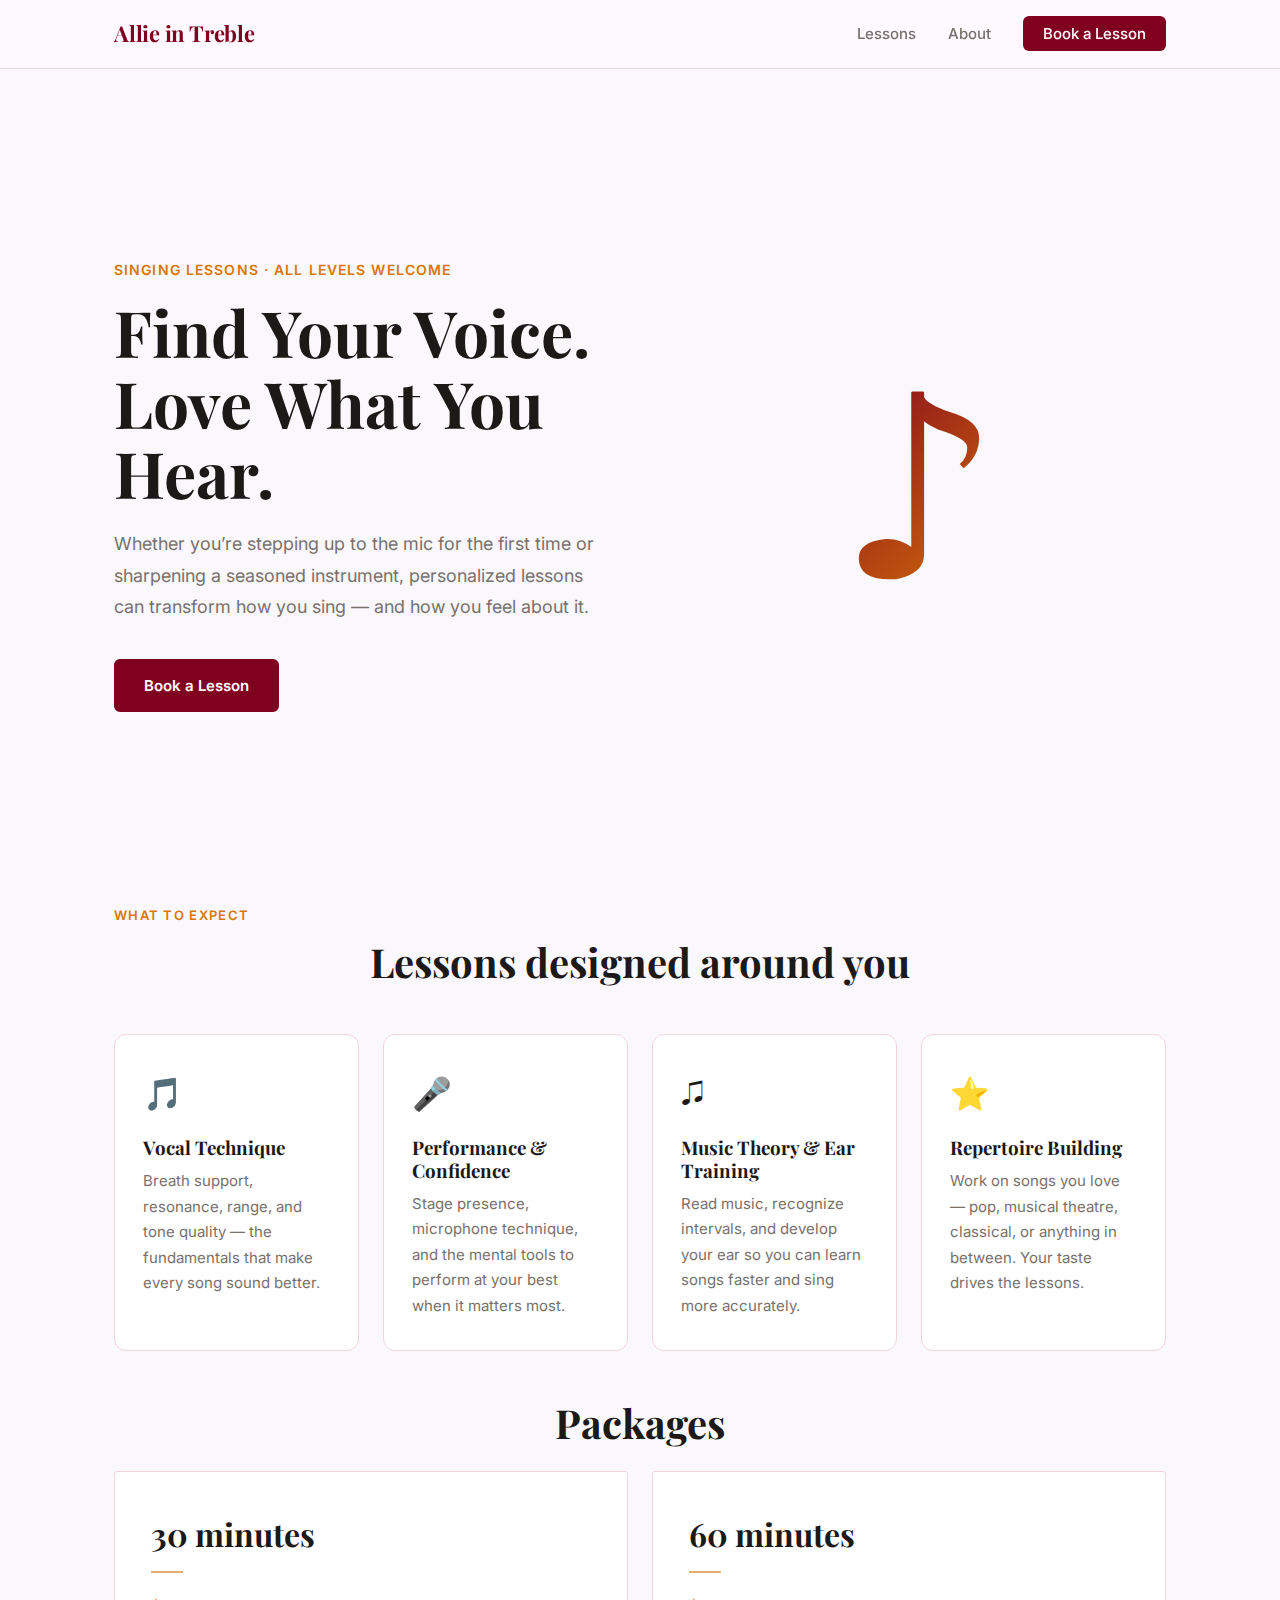
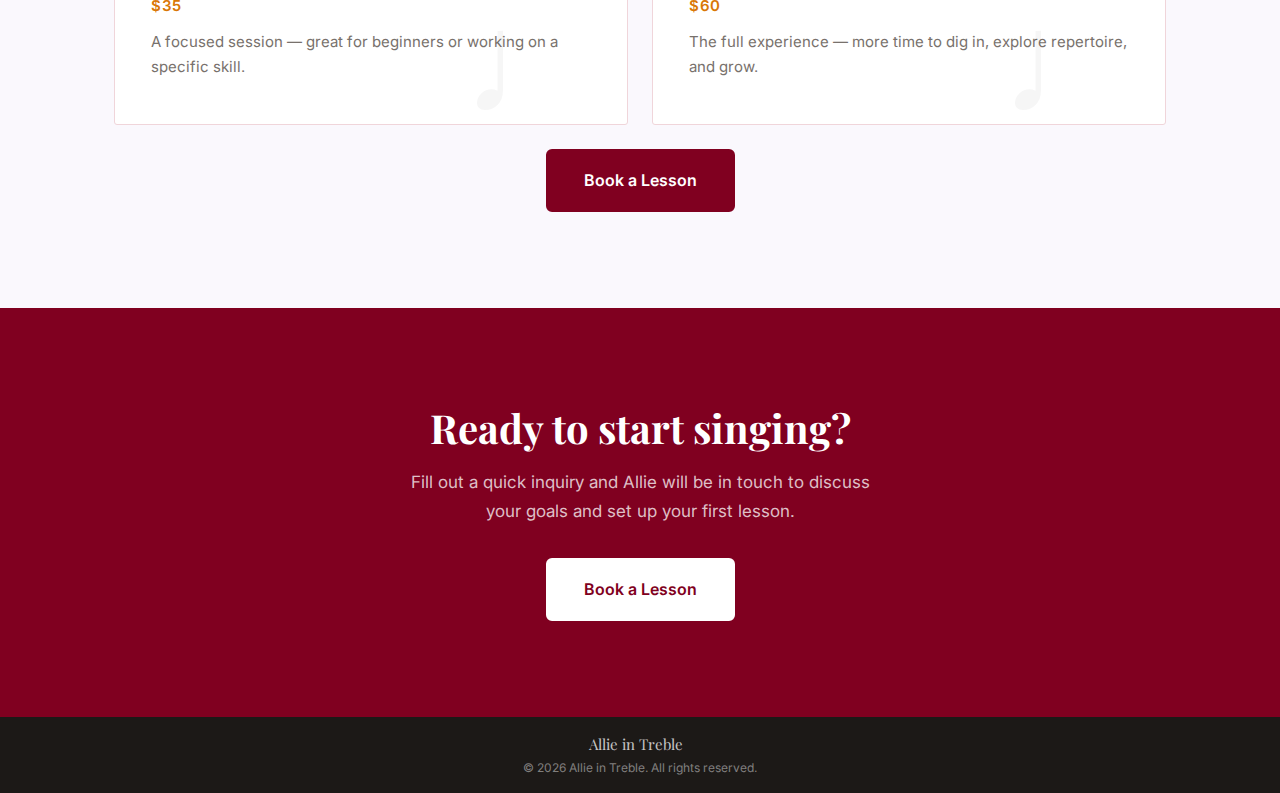
<file: src/index.html>
<!DOCTYPE html>
<html lang="en">
<head>
  <meta charset="UTF-8">
  <meta name="viewport" content="width=device-width, initial-scale=1.0">
  <title>Allie in Treble | Singing Lessons</title>
  <meta name="description" content="Professional singing lessons with Allie. Whether you're a beginner or looking to refine your voice, let's make music together.">
  <link rel="preconnect" href="https://fonts.googleapis.com">
  <link rel="preconnect" href="https://fonts.gstatic.com" crossorigin>
  <link href="https://fonts.googleapis.com/css2?family=Playfair+Display:ital,wght@0,400;0,700;1,400&family=Inter:wght@300;400;500;600&display=swap" rel="stylesheet">
  <link rel="stylesheet" href="css/styles.css">
</head>
<body>

  <!-- Navigation -->
  <nav class="nav">
    <div class="nav-container">
      <a href="/" class="nav-logo">Allie in Treble</a>
      <ul class="nav-links">
        <li><a href="#lessons">Lessons</a></li>
        <li><a href="/about">About</a></li>
<li><a href="/inquiry" class="nav-cta">Book a Lesson</a></li>
      </ul>
      <button class="nav-toggle" aria-label="Toggle menu">
        <span></span><span></span><span></span>
      </button>
    </div>
  </nav>

  <!-- Hero -->
  <section class="hero">
    <div class="hero-content">
      <p class="hero-eyebrow">Singing Lessons &middot; All Levels Welcome</p>
      <h1 class="hero-title">Find Your Voice.<br>Love What You Hear.</h1>
      <p class="hero-subtitle">Whether you&rsquo;re stepping up to the mic for the first time or sharpening a seasoned instrument, personalized lessons can transform how you sing &mdash; and how you feel about it.</p>
      <a href="inquiry" class="btn btn-primary">Book a Lesson</a>
    </div>
    <div class="hero-visual" aria-hidden="true">
      <div class="hero-note">&#9834;</div>
    </div>
  </section>

  <!-- Lessons -->
  <section class="lessons" id="lessons">
    <div class="container">
      <p class="section-label">What to Expect</p>
      <h2 class="section-title">Lessons designed around you</h2>
      <div class="lessons-grid">
        <div class="lesson-card">
          <div class="lesson-icon">&#127925;</div>
          <h3>Vocal Technique</h3>
          <p>Breath support, resonance, range, and tone quality &mdash; the fundamentals that make every song sound better.</p>
        </div>
        <div class="lesson-card">
          <div class="lesson-icon">&#127908;</div>
          <h3>Performance &amp; Confidence</h3>
          <p>Stage presence, microphone technique, and the mental tools to perform at your best when it matters most.</p>
        </div>
        <div class="lesson-card">
          <div class="lesson-icon">&#127900;</div>
          <h3>Music Theory &amp; Ear Training</h3>
          <p>Read music, recognize intervals, and develop your ear so you can learn songs faster and sing more accurately.</p>
        </div>
        <div class="lesson-card">
          <div class="lesson-icon">&#11088;</div>
          <h3>Repertoire Building</h3>
          <p>Work on songs you love &mdash; pop, musical theatre, classical, or anything in between. Your taste drives the lessons.</p>
        </div>
      </div>
      <h3 class="pricing-heading section-title">Packages</h3>
      <div class="pricing-grid">
        <div class="pricing-card">
          <p class="pricing-duration">30 minutes</p>
          <span class="pricing-sep" aria-hidden="true"></span>
          <p class="pricing-price">$35</p>
          <p class="pricing-desc">A focused session &mdash; great for beginners or working on a specific skill.</p>
        </div>
        <div class="pricing-card">
          <p class="pricing-duration">60 minutes</p>
          <span class="pricing-sep" aria-hidden="true"></span>
          <p class="pricing-price">$60</p>
          <p class="pricing-desc">The full experience &mdash; more time to dig in, explore repertoire, and grow.</p>
        </div>
      </div>
      <div class="pricing-cta">
        <a href="inquiry" class="btn btn-primary btn-large">Book a Lesson</a>
      </div>
    </div>
  </section>

  <!-- CTA Banner -->
  <section class="cta-section">
    <div class="container">
      <h2>Ready to start singing?</h2>
      <p>Fill out a quick inquiry and Allie will be in touch to discuss your goals and set up your first lesson.</p>
      <a href="inquiry" class="btn btn-primary btn-large">Book a Lesson</a>
    </div>
  </section>

  <!-- Footer -->
  <footer class="footer">
    <div class="container">
      <p class="footer-logo">Allie in Treble</p>
      <p class="footer-tagline">Singing Lessons &middot; allieintreble.com</p>
      <p class="footer-copy">&copy; 2026 Allie in Treble. All rights reserved.</p>
    </div>
  </footer>

  <script src="js/main.js"></script>
</body>
</html>
</file>
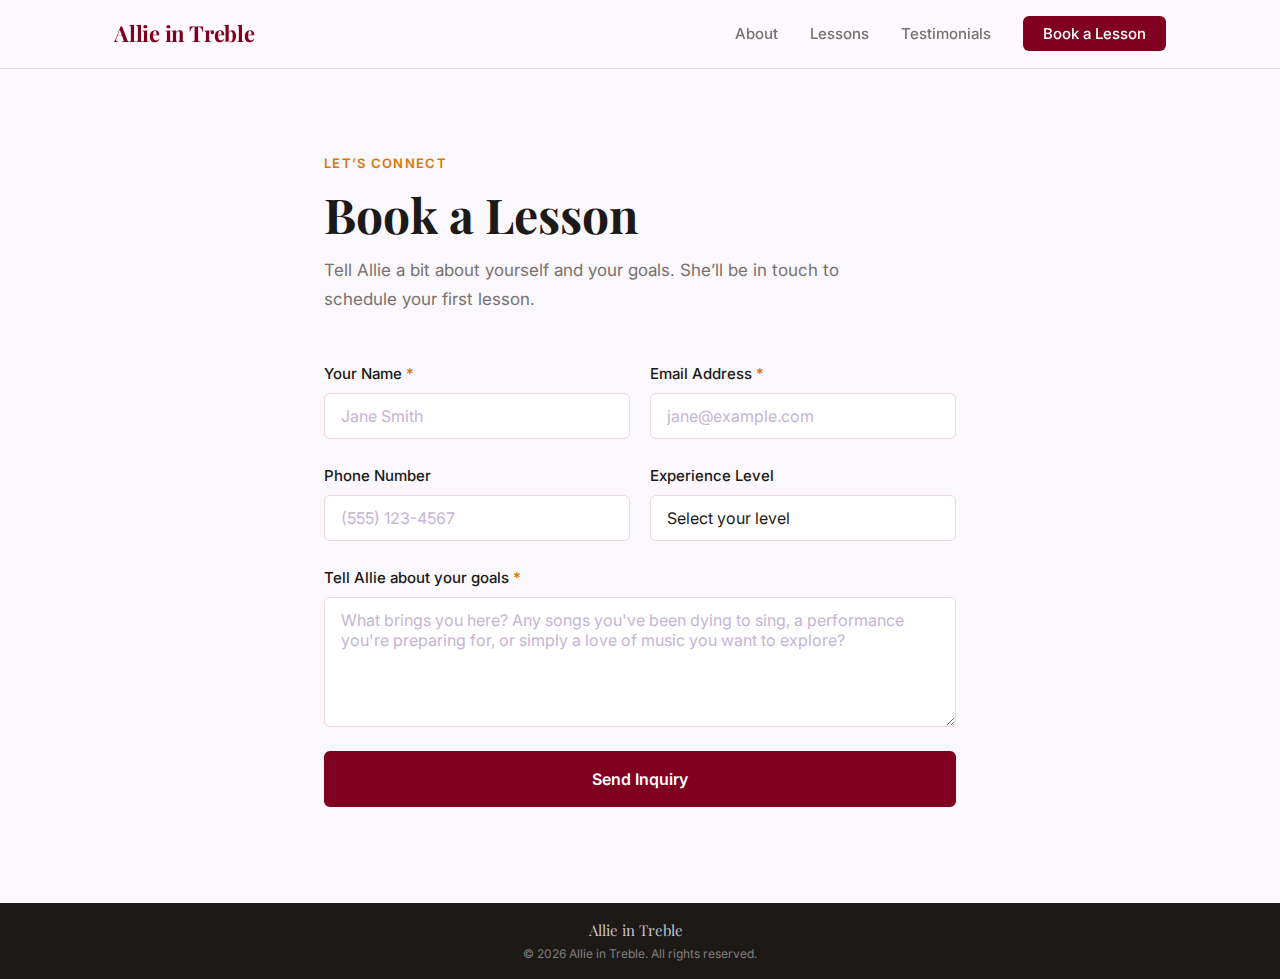
<file: src/inquiry.html>
<!DOCTYPE html>
<html lang="en">
<head>
  <meta charset="UTF-8">
  <meta name="viewport" content="width=device-width, initial-scale=1.0">
  <title>Book a Lesson | Allie in Treble</title>
  <meta name="description" content="Reach out to Allie to book your first singing lesson. Fill out the short inquiry form and she'll be in touch.">
  <link rel="preconnect" href="https://fonts.googleapis.com">
  <link rel="preconnect" href="https://fonts.gstatic.com" crossorigin>
  <link href="https://fonts.googleapis.com/css2?family=Playfair+Display:ital,wght@0,400;0,700;1,400&family=Inter:wght@300;400;500;600&display=swap" rel="stylesheet">
  <link rel="stylesheet" href="css/styles.css">
</head>
<body>

  <!-- Navigation -->
  <nav class="nav">
    <div class="nav-container">
      <a href="/" class="nav-logo">Allie in Treble</a>
      <ul class="nav-links">
        <li><a href="/#about">About</a></li>
        <li><a href="/#lessons">Lessons</a></li>
        <li><a href="/#testimonials">Testimonials</a></li>
        <li><a href="inquiry.html" class="nav-cta">Book a Lesson</a></li>
      </ul>
      <button class="nav-toggle" aria-label="Toggle menu">
        <span></span><span></span><span></span>
      </button>
    </div>
  </nav>

  <!-- Inquiry Form -->
  <section class="inquiry-section">
    <div class="container container-narrow">
      <p class="section-label">Let&rsquo;s Connect</p>
      <h1 class="inquiry-title">Book a Lesson</h1>
      <p class="inquiry-subtitle">Tell Allie a bit about yourself and your goals. She&rsquo;ll be in touch to schedule your first lesson.</p>

      <form class="inquiry-form" id="inquiryForm" novalidate>
        <div class="form-row">
          <div class="form-group">
            <label for="name">Your Name <span class="required">*</span></label>
            <input type="text" id="name" name="name" required autocomplete="name" placeholder="Jane Smith">
          </div>
          <div class="form-group">
            <label for="email">Email Address <span class="required">*</span></label>
            <input type="email" id="email" name="email" required autocomplete="email" placeholder="jane@example.com">
          </div>
        </div>

        <div class="form-row">
          <div class="form-group">
            <label for="phone">Phone Number</label>
            <input type="tel" id="phone" name="phone" autocomplete="tel" placeholder="(555) 123-4567">
          </div>
          <div class="form-group">
            <label for="level">Experience Level</label>
            <select id="level" name="level">
              <option value="">Select your level</option>
              <option value="beginner">Beginner &mdash; just starting out</option>
              <option value="intermediate">Intermediate &mdash; some experience</option>
              <option value="advanced">Advanced &mdash; looking to refine</option>
              <option value="unsure">Not sure yet</option>
            </select>
          </div>
        </div>

        <div class="form-group">
          <label for="message">Tell Allie about your goals <span class="required">*</span></label>
          <textarea id="message" name="message" required rows="5" placeholder="What brings you here? Any songs you've been dying to sing, a performance you're preparing for, or simply a love of music you want to explore?"></textarea>
        </div>

        <button type="submit" class="btn btn-primary btn-large btn-full" id="submitBtn">
          Send Inquiry
        </button>
      </form>

      <!-- Success state -->
      <div class="form-success" id="formSuccess" hidden>
        <div class="success-icon">&#10003;</div>
        <h2>Message Received!</h2>
        <p>Thanks for reaching out. Allie will be in touch shortly to set up your first lesson.</p>
        <a href="/" class="btn btn-secondary">Back to Home</a>
      </div>

      <!-- Error state -->
      <div class="form-error" id="formError" hidden>
        <p>Something went wrong &mdash; please try again or email Allie directly at <a href="mailto:allisontaylor@gmail.com">allisontaylor@gmail.com</a>.</p>
      </div>
    </div>
  </section>

  <footer class="footer">
    <div class="container">
      <p class="footer-logo">Allie in Treble</p>
      <p class="footer-copy">&copy; 2026 Allie in Treble. All rights reserved.</p>
    </div>
  </footer>

  <script src="js/main.js"></script>
</body>
</html>
</file>
<file: src/css/styles.css>
/* ============================================================
   Allie in Treble — Main Stylesheet
   ============================================================ */

/* ---------- Custom Properties ---------- */
:root {
  --color-primary:      #800020;
  --color-primary-dark: #5c0016;
  --color-primary-light:#fde8ec;
  --color-accent:       #d97706;
  --color-accent-light: #fef3c7;
  --color-bg:           #faf8fd;
  --color-surface:      #ffffff;
  --color-text:         #1c1917;
  --color-text-muted:   #78716c;
  --color-border:       #f0d5da;

  --font-heading: 'Playfair Display', Georgia, serif;
  --font-body:    'Inter', system-ui, sans-serif;

  --radius-sm:  6px;
  --radius-md:  12px;
  --radius-lg:  20px;

  --shadow-sm:  0 1px 3px rgba(0,0,0,.08), 0 1px 2px rgba(0,0,0,.05);
  --shadow-md:  0 4px 12px rgba(0,0,0,.10), 0 2px 4px rgba(0,0,0,.06);
  --shadow-lg:  0 20px 40px rgba(128,0,32,.12);

  --transition: 200ms ease;
  --max-width:  1100px;
}

/* ---------- Reset ---------- */
*, *::before, *::after { box-sizing: border-box; margin: 0; padding: 0; }

html { scroll-behavior: smooth; }

body {
  font-family: var(--font-body);
  font-size: 1rem;
  line-height: 1.7;
  color: var(--color-text);
  background: var(--color-bg);
}

img { display: block; max-width: 100%; }

a { color: inherit; text-decoration: none; }

ul { list-style: none; }

/* ---------- Typography ---------- */
h1, h2, h3 {
  font-family: var(--font-heading);
  line-height: 1.2;
}

/* ---------- Containers ---------- */
.container {
  width: 100%;
  max-width: var(--max-width);
  margin: 0 auto;
  padding: 0 1.5rem;
}

.container-narrow {
  max-width: 680px;
}

/* ---------- Buttons ---------- */
.btn {
  display: inline-block;
  font-family: var(--font-body);
  font-size: .9375rem;
  font-weight: 600;
  padding: .75rem 1.75rem;
  border-radius: var(--radius-sm);
  border: 2px solid transparent;
  cursor: pointer;
  transition: background var(--transition), color var(--transition),
              border-color var(--transition), transform var(--transition),
              box-shadow var(--transition);
  text-align: center;
}

.btn:hover { transform: translateY(-1px); }
.btn:active { transform: translateY(0); }

.btn-primary {
  background: var(--color-primary);
  color: #fff;
  border-color: var(--color-primary);
}
.btn-primary:hover {
  background: var(--color-primary-dark);
  border-color: var(--color-primary-dark);
  box-shadow: 0 6px 20px rgba(128,0,32,.35);
}

.btn-secondary {
  background: transparent;
  color: var(--color-primary);
  border-color: var(--color-primary);
}
.btn-secondary:hover {
  background: var(--color-primary-light);
}

.btn-large { padding: 1rem 2.25rem; font-size: 1rem; }

.btn-full { width: 100%; }

/* ---------- Section labels ---------- */
.section-label {
  display: inline-block;
  font-size: .8125rem;
  font-weight: 600;
  letter-spacing: .1em;
  text-transform: uppercase;
  color: var(--color-accent);
  margin-bottom: .75rem;
}

.section-title {
  font-size: clamp(1.75rem, 4vw, 2.5rem);
  color: var(--color-text);
  margin-bottom: 1.25rem;
}

/* ============================================================
   Navigation
   ============================================================ */
.nav {
  position: sticky;
  top: 0;
  z-index: 100;
  background: rgba(253,248,255,.92);
  backdrop-filter: blur(10px);
  border-bottom: 1px solid var(--color-border);
}

.nav-container {
  display: flex;
  align-items: center;
  justify-content: space-between;
  max-width: var(--max-width);
  margin: 0 auto;
  padding: 0 1.5rem;
  height: 68px;
}

.nav-logo {
  font-family: var(--font-heading);
  font-size: 1.375rem;
  font-weight: 700;
  color: var(--color-primary);
  letter-spacing: -.01em;
}

.nav-links {
  display: flex;
  align-items: center;
  gap: 2rem;
}

.nav-links a {
  font-size: .9375rem;
  font-weight: 500;
  color: var(--color-text-muted);
  transition: color var(--transition);
}

.nav-links a:hover { color: var(--color-primary); }

.nav-cta {
  background: var(--color-primary) !important;
  color: #fff !important;
  padding: .5rem 1.25rem;
  border-radius: var(--radius-sm);
  transition: background var(--transition) !important;
}

.nav-cta:hover {
  background: var(--color-primary-dark) !important;
  color: #fff !important;
}

/* Hamburger */
.nav-toggle {
  display: none;
  flex-direction: column;
  gap: 5px;
  background: none;
  border: none;
  cursor: pointer;
  padding: .5rem;
}

.nav-toggle span {
  display: block;
  width: 22px;
  height: 2px;
  background: var(--color-text);
  border-radius: 2px;
  transition: transform var(--transition), opacity var(--transition);
}

.nav-toggle--open span:nth-child(1) { transform: translateY(7px) rotate(45deg); }
.nav-toggle--open span:nth-child(2) { opacity: 0; }
.nav-toggle--open span:nth-child(3) { transform: translateY(-7px) rotate(-45deg); }

/* ============================================================
   Hero
   ============================================================ */
.hero {
  display: grid;
  grid-template-columns: 1fr 1fr;
  align-items: center;
  min-height: calc(100vh - 68px);
  max-width: var(--max-width);
  margin: 0 auto;
  padding: 4rem 1.5rem;
  gap: 4rem;
}

.hero-eyebrow {
  font-size: .875rem;
  font-weight: 600;
  letter-spacing: .08em;
  text-transform: uppercase;
  color: var(--color-accent);
  margin-bottom: 1rem;
}

.hero-title {
  font-size: clamp(2.5rem, 6vw, 4rem);
  color: var(--color-text);
  margin-bottom: 1.25rem;
  line-height: 1.1;
}

.hero-subtitle {
  font-size: 1.125rem;
  color: var(--color-text-muted);
  max-width: 480px;
  margin-bottom: 2.25rem;
  line-height: 1.75;
}

/* Decorative note */
.hero-visual {
  display: flex;
  align-items: center;
  justify-content: center;
}

.hero-note {
  font-size: clamp(10rem, 20vw, 16rem);
  line-height: 1;
  background: linear-gradient(135deg, var(--color-primary), var(--color-accent));
  -webkit-background-clip: text;
  -webkit-text-fill-color: transparent;
  background-clip: text;
  user-select: none;
  animation: float 4s ease-in-out infinite;
}

@keyframes float {
  0%, 100% { transform: translateY(0); }
  50%       { transform: translateY(-18px); }
}

/* ============================================================
   About
   ============================================================ */
.about {
  background: var(--color-bg);
  padding: 6rem 0;
}

.about > .container {
  max-width: 1300px;
}

.about-grid {
  display: grid;
  grid-template-columns: 2fr 3fr;
  gap: 5rem;
  align-items: start;
}

.about-image img {
  width: 100%;
  aspect-ratio: 4/5;
  object-fit: cover;
  border-radius: var(--radius-lg);
  box-shadow: var(--shadow-lg);
}

.about-text p {
  color: var(--color-text-muted);
  margin-bottom: 1rem;
}

.about-actions {
  display: flex;
  align-items: center;
  gap: 1.25rem;
  flex-wrap: wrap;
  margin-top: .75rem;
}

.instagram-link {
  display: inline-flex;
  align-items: center;
  gap: .45rem;
  font-size: .9375rem;
  font-weight: 500;
  color: var(--color-text-muted);
  transition: color var(--transition);
}

.instagram-link:hover { color: #c13584; }

/* ============================================================
   Lessons
   ============================================================ */
.lessons {
  padding: 0 0 6rem;
  background: var(--color-bg);
}

.lessons .section-label,
.lessons .section-title {
  text-align: center;
}

.pricing-grid {
  display: grid;
  grid-template-columns: 1fr 1fr;
  gap: 1.5rem;
  margin: 1.5rem 0;
}

.pricing-heading {
  margin-top: 3rem;
  text-align: center;
}

.pricing-cta {
  text-align: center;
  margin-top: 1.5rem;
}

.pricing-card {
  background: var(--color-surface);
  border: 1px solid var(--color-border);
  border-radius: 3px;
  padding: 2.75rem 2.25rem;
  text-align: left;
  display: flex;
  flex-direction: column;
  gap: 0;
  position: relative;
  overflow: hidden;
}

.pricing-card::after {
  content: '♩';
  position: absolute;
  bottom: -.75rem;
  right: 1.25rem;
  font-size: 9rem;
  color: rgba(28, 25, 23, .04);
  line-height: 1;
  pointer-events: none;
  font-family: serif;
  user-select: none;
}

.pricing-duration {
  font-family: var(--font-heading);
  font-size: 2rem;
  font-style: normal;
  font-weight: 700;
  color: #1c1917;
  line-height: 1.1;
  margin-bottom: 1.25rem;
}


.pricing-sep {
  display: block;
  width: 2rem;
  height: 1.5px;
  background: var(--color-accent);
  opacity: .6;
  margin-bottom: 1.25rem;
}

.pricing-price {
  font-family: var(--font-body);
  font-size: .9375rem;
  font-weight: 600;
  letter-spacing: .04em;
  color: var(--color-accent);
  margin-bottom: .75rem;
}

.pricing-desc {
  font-size: .9375rem;
  color: #78716c;
  line-height: 1.65;
  flex: 1;
}


.lessons-grid {
  display: grid;
  grid-template-columns: repeat(auto-fit, minmax(230px, 1fr));
  gap: 1.5rem;
  margin-top: 3rem;
}

.lesson-card {
  background: var(--color-surface);
  border: 1px solid var(--color-border);
  border-radius: var(--radius-md);
  padding: 2rem 1.75rem;
  transition: box-shadow var(--transition), transform var(--transition);
}

.lesson-card:hover {
  box-shadow: var(--shadow-md);
  transform: translateY(-4px);
}

.lesson-icon {
  font-size: 2rem;
  margin-bottom: 1rem;
}

.lesson-card h3 {
  font-family: var(--font-heading);
  font-size: 1.175rem;
  margin-bottom: .5rem;
}

.lesson-card p {
  font-size: .9375rem;
  color: var(--color-text-muted);
}

/* ============================================================
   Testimonials
   ============================================================ */
.testimonials {
  background: var(--color-primary);
  padding: 6rem 0;
}

.testimonials .section-label { color: rgba(255,255,255,.7); }

.testimonials .section-title { color: #fff; text-align: center; }

.testimonials .section-label { text-align: center; display: block; }

.testimonials-grid {
  display: grid;
  grid-template-columns: repeat(auto-fit, minmax(260px, 1fr));
  gap: 1.5rem;
  margin-top: 3rem;
}

.testimonial-card {
  background: rgba(255,255,255,.1);
  border: 1px solid rgba(255,255,255,.2);
  border-radius: var(--radius-md);
  padding: 2rem;
  backdrop-filter: blur(4px);
}

.testimonial-text {
  font-family: var(--font-heading);
  font-style: italic;
  font-size: 1.0625rem;
  color: rgba(255,255,255,.95);
  margin-bottom: 1rem;
  line-height: 1.65;
}

.testimonial-author {
  font-size: .875rem;
  font-weight: 500;
  color: rgba(255,255,255,.65);
}

/* ============================================================
   CTA Section
   ============================================================ */
.cta-section {
  padding: 6rem 0;
  background: var(--color-primary);
  text-align: center;
}

.cta-section h2 {
  font-size: clamp(1.75rem, 4vw, 2.5rem);
  margin-bottom: 1rem;
  color: #fff;
}

.cta-section p {
  color: rgba(255,255,255,.75);
  max-width: 480px;
  margin: 0 auto 2rem;
  font-size: 1.0625rem;
}

.cta-section .btn-primary {
  background: #fff;
  color: var(--color-primary);
  border-color: #fff;
}

.cta-section .btn-primary:hover {
  background: rgba(255,255,255,.88);
  border-color: rgba(255,255,255,.88);
  box-shadow: 0 6px 20px rgba(0,0,0,.2);
}

/* ============================================================
   Footer
   ============================================================ */
.footer {
  background: var(--color-text);
  color: rgba(255,255,255,.45);
  padding: .875rem 0;
  text-align: center;
}

.footer-logo {
  font-family: var(--font-heading);
  font-size: .9375rem;
  color: rgba(255,255,255,.75);
  display: inline;
  margin-right: .5rem;
}

.footer-tagline { display: none; }

.footer-copy { font-size: .75rem; }

/* ============================================================
   Inquiry Page
   ============================================================ */
.inquiry-section {
  padding: 5rem 0 6rem;
}

.inquiry-title {
  font-size: clamp(2rem, 5vw, 3rem);
  margin-bottom: .75rem;
}

.inquiry-subtitle {
  color: var(--color-text-muted);
  font-size: 1.0625rem;
  margin-bottom: 3rem;
  max-width: 520px;
}

/* Form */
.inquiry-form {
  display: flex;
  flex-direction: column;
  gap: 1.5rem;
}

.form-row {
  display: grid;
  grid-template-columns: 1fr 1fr;
  gap: 1.25rem;
}

.form-group {
  display: flex;
  flex-direction: column;
  gap: .4rem;
}

.form-group label {
  font-size: .9375rem;
  font-weight: 500;
  color: var(--color-text);
}

.required { color: var(--color-accent); }

.form-group input,
.form-group select,
.form-group textarea {
  font-family: var(--font-body);
  font-size: 1rem;
  color: var(--color-text);
  background: var(--color-surface);
  border: 1.5px solid var(--color-border);
  border-radius: var(--radius-sm);
  padding: .75rem 1rem;
  transition: border-color var(--transition), box-shadow var(--transition);
  outline: none;
}

.form-group input::placeholder,
.form-group textarea::placeholder {
  color: #c4b5d4;
}

.form-group input:focus,
.form-group select:focus,
.form-group textarea:focus {
  border-color: var(--color-primary);
  box-shadow: 0 0 0 3px rgba(128,0,32,.15);
}

.form-group textarea { resize: vertical; min-height: 130px; }

.form-group select { appearance: none; cursor: pointer; }

/* Success / Error states */
.form-success {
  text-align: center;
  padding: 3rem 2rem;
}

.success-icon {
  width: 64px;
  height: 64px;
  border-radius: 50%;
  background: #10b981;
  color: #fff;
  font-size: 1.75rem;
  display: flex;
  align-items: center;
  justify-content: center;
  margin: 0 auto 1.5rem;
}

.form-success h2 {
  font-size: 1.75rem;
  margin-bottom: .75rem;
}

.form-success p {
  color: var(--color-text-muted);
  margin-bottom: 1.75rem;
  font-size: 1.0625rem;
}

.form-error {
  margin-top: 1rem;
  padding: 1rem 1.25rem;
  background: #fef2f2;
  border: 1px solid #fecaca;
  border-radius: var(--radius-sm);
  color: #b91c1c;
  font-size: .9375rem;
}

.form-error a { color: #b91c1c; text-decoration: underline; }

/* ============================================================
   Responsive
   ============================================================ */
@media (max-width: 768px) {
  /* Nav */
  .nav-toggle { display: flex; }

  .nav-links {
    display: none;
    flex-direction: column;
    align-items: flex-start;
    gap: 0;
    position: absolute;
    top: 68px;
    left: 0;
    right: 0;
    background: var(--color-surface);
    border-bottom: 1px solid var(--color-border);
    padding: 1rem 1.5rem 1.5rem;
  }

  .nav-links li { width: 100%; }

  .nav-links a {
    display: block;
    padding: .75rem 0;
    border-bottom: 1px solid var(--color-border);
  }

  .nav-links li:last-child a { border-bottom: none; }

  .nav-links--open { display: flex; }

  .nav-cta {
    background: none !important;
    color: var(--color-primary) !important;
    padding: .75rem 0 !important;
    border-radius: 0 !important;
  }

  /* Hero */
  .hero {
    grid-template-columns: 1fr;
    min-height: auto;
    padding: 3rem 1.5rem 2rem;
    gap: 2rem;
  }

  .hero-visual { order: -1; }

  .hero-note { font-size: 8rem; }

  .hero-subtitle { max-width: 100%; }

  /* About */
  .about-grid {
    grid-template-columns: 1fr;
    gap: 2.5rem;
  }

  /* Pricing */
  .pricing-grid { grid-template-columns: 1fr; }

  /* Form */
  .form-row { grid-template-columns: 1fr; }
}

@media (max-width: 480px) {
  .lessons-grid { grid-template-columns: 1fr; }
  .testimonials-grid { grid-template-columns: 1fr; }
}
</file>
